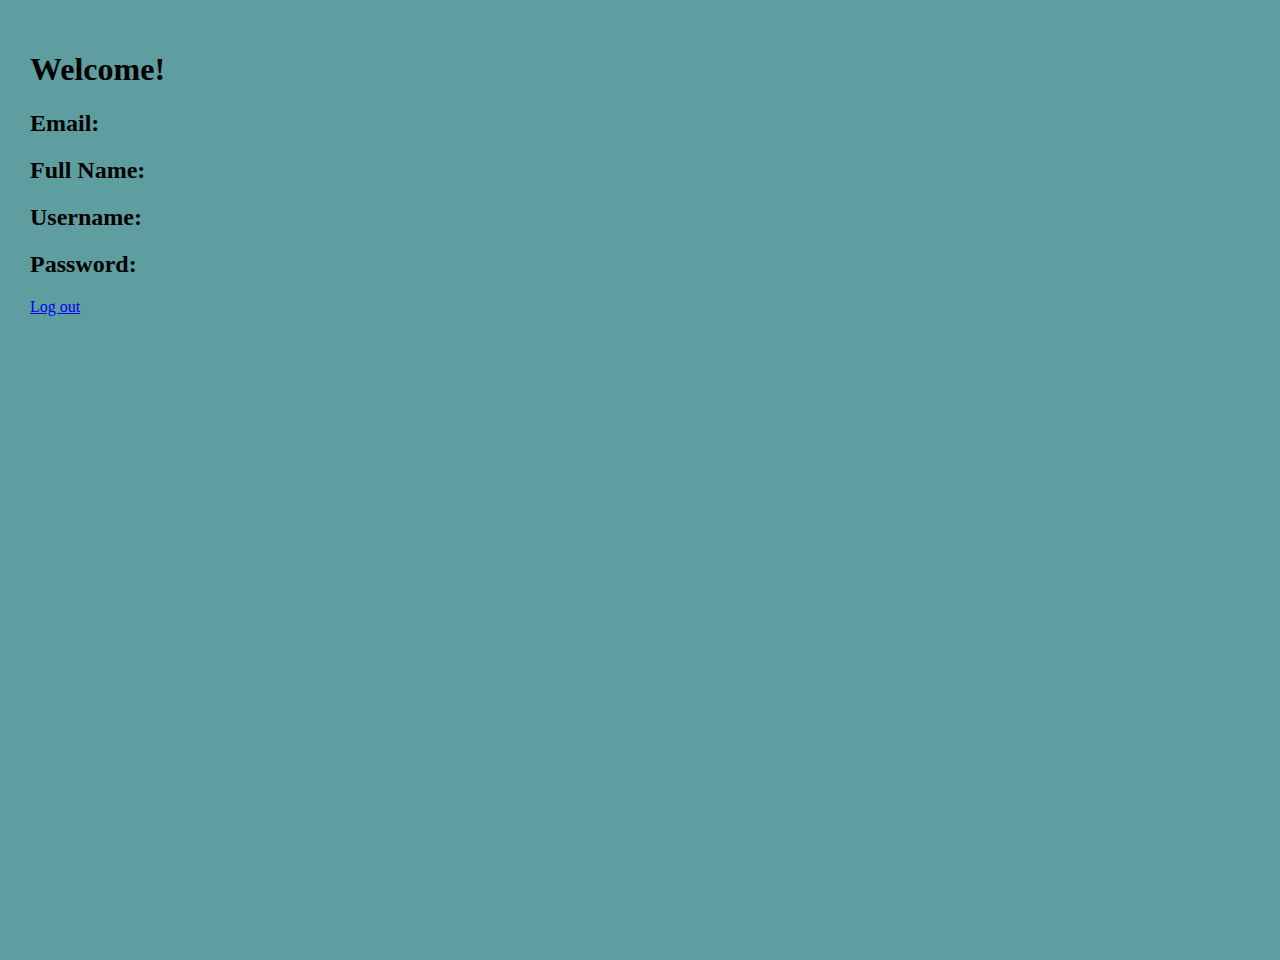
<file: index.html>
<!DOCTYPE html>
<html lang="en">
<head>
    <meta charset="UTF-8">
    <meta http-equiv="X-UA-Compatible" content="IE=edge">
    <meta name="viewport" content="width=device-width, initial-scale=1.0">
    <title>Profile</title>
    <link rel="shortcut icon" type="image/png" href="img/favicon.png">
    <link rel="stylesheet" href="data.css">
</head>
<body>
    <h1>
        Welcome!
    </h1>
    <h2>
        Email: <span id="result-email" />
    </h2>
    <h2>
        Full Name: <span id="result-fn" />
    </h2>
    <h2>
        Username: <span id="result-user" />
    </h2>
    <h2>
        Password: <span id="result-pw" />
    </h2>

    <div class="log out">
        <p>
            <a href="login.html">Log out</a>
        </p>
    </div>
  

    <script src="validation.js">
    
    </script>
</body>
</html>
</file>
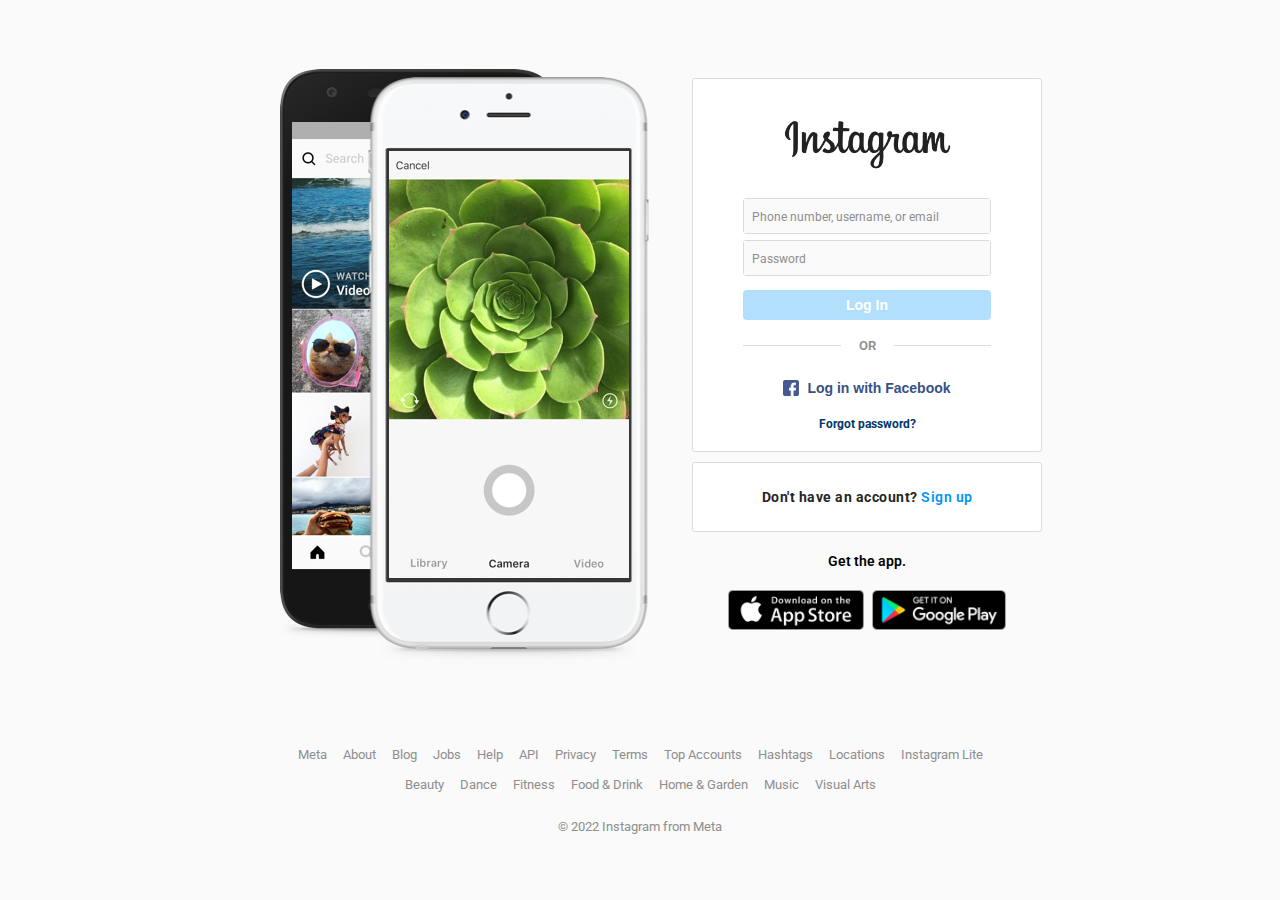
<file: login.html>
<!DOCTYPE html>
<html lang="en">
<head>
    <meta charset="UTF-8">
    <meta http-equiv="X-UA-Compatible" content="IE=edge">
    <meta name="viewport" content="width=device-width, initial-scale=1.0">
    <title>Instagram</title>
    <!--Favicon-->
    <link rel="shortcut icon" type="image/png" href="img/favicon.png">
    <!--Font-->
    <link rel="preconnect" href="https://fonts.googleapis.com">
    <link href="https://fonts.googleapis.com/css2?family=Roboto:wght@100&display=swap" rel="stylesheet">
    <link rel="stylesheet" href="style.css">
</head>
<body>

    <div class="container">
        <div class="main-container">
            <div class="main-content">
                <div class="slide-container" style="background-image: url(./img/phone-frame.png);">
                    <div class="slide-content" id="slide-content">
                        <img src="./img/slide (1).jpg" alt="slide image" class="active">
                        <img src="./img/slide (2).jpg" alt="slide image">
                        <img src="./img/slide (3).jpg" alt="slide image">
                        <img src="./img/slide (4).jpg" alt="slide image">
                        <img src="./img/slide (5).jpg" alt="slide image">
                    </div>
                </div>                
                <div class="form-container">
                    <div class="form-content box">
                        <div class="logo">
                            <img src="./img/logo-light.png" alt="Instagram logo" class="logo-light">
                        </div>
                        <div class="signin-form" id="signin-form">
                            <form action="index.html">
                            <div class="form-group">
                                <div class="animate-input">
                                    <span>
                                        Phone number, username, or email
                                    </span>
                                    <input type="text" id="info" name="info">
                                </div>
                            </div>
                            <div class="form-group">
                                <div class="animate-input">
                                    <span>
                                        Password
                                    </span>
                                    <input type="password" id="password" name="password">
                                    <button>Show</button>
                                </div>
                            </div>
                            <div class="btn-group">
                                <button class="btn-login" onClick="login();" id="signin-btn" disabled>
                                    Log In
                                </button>
                            </div>
                            <div class="divine">
                                <div></div>
                                <div>OR</div>
                                <div></div>
                            </div>
                            <div class="btn-group">
                                <button class="btn-fb">
                                    <img src="./img/facebook-icon.png" alt="">
                                    <span>Log in with Facebook</span>
                                </button>
                            </div>
                            <a href="#" class="forgot-pw">Forgot password?</a>
                            </form>
                        </div>
                    </div>
                    <div class="box goto">
                        <p>
                            Don't have an account?
                            <a href="signup.html">Sign up</a>
                        </p>
                    </div>

                    <div class="app-download">
                        <p>Get the app.</p>
                        <div class="store-link">
                            <a href="https://itunes.apple.com/app/instagram/id389801252?pt=428156&ct=igweb.loginPage.badge&mt=8&vt=lo">
                                <img src="./img/app-store.png" alt="app store">
                            </a>
                            <a href="https://play.google.com/store/apps/details?id=com.instagram.android&referrer=utm_source%3Dinstagramweb%26utm_campaign%3DloginPage%26ig_mid%3D93117DFF-F160-477D-9071-6FB136B357FE%26utm_content%3Dlo%26utm_medium%3Dbadge">
                                <img src="./img/gg-play.png" alt="google play">
                            </a>
                        </div>
                    </div>
                </div>
            </div>
        </div>
    <div class="footer">
        <div class="links">
            <a href="https://about.facebook.com/meta">Meta</a>
            <a href="https://about.instagram.com/">About</a>
            <a href="https://about.instagram.com/blog/">Blog</a>
            <a href="https://www.instagram.com/about/jobs/">Jobs</a>
            <a href="https://help.instagram.com/">Help</a>
            <a href="https://developers.facebook.com/docs/instagram">API</a>
            <a href="https://www.instagram.com/legal/privacy/">Privacy</a>
            <a href="https://www.instagram.com/legal/terms/">Terms</a>
            <a href="https://www.instagram.com/directory/profiles/">Top Accounts</a>
            <a href="https://www.instagram.com/directory/hashtags/">Hashtags</a>
            <a href="https://www.instagram.com/explore/locations/">Locations</a>
            <a href="https://www.instagram.com/web/lite/">Instagram Lite</a>
        </div>
        <div class="links">
            <a href="https://www.instagram.com/topics/beauty/">Beauty</a>
            <a href="https://www.instagram.com/topics/dance-and-performance/">Dance</a>
            <a href="https://www.instagram.com/topics/fitness/">Fitness</a>
            <a href="https://www.instagram.com/topics/food-and-drink/">Food & Drink</a>
            <a href="https://www.instagram.com/topics/home-and-garden/">Home & Garden</a>
            <a href="https://www.instagram.com/topics/music/">Music</a>
            <a href="https://www.instagram.com/topics/visual-arts/">Visual Arts</a>
        </div>

        <div class="copyright">
            © 2022 Instagram from Meta
        </div>
    </div>
</div>

    <!-- link to JS -->
    <script src="./validation.js"></script>

</body>

</html>
</file>
<file: data.css>
body{
    width: 100%;
    height: 100vh;
    margin: 0;
    overflow: hidden;
    background-color: cadetblue;
    padding: 30px;
}
form{
    margin: 200px auto 0 auto;
    display: flex;
    flex-direction: column;
}

input{
    width: 200px;
    margin: 10px auto;
    height: 30px;
    padding: 0 10px;
    border-radius: 4px;
}

.a {
    width: 100%;
    border: 1px solid transparent;
    outline: 0;
    background-color: var(--btn-bg);
    color: var(--btn-color);
    cursor: pointer;
    font-weight: 600;
    font-size: 14px;
    line-height: 18px;
    padding: 5px 9px;
    border-radius: 4px;
    text-decoration: none;
}
</file>
<file: style.css>
:root {
    --body-bg: #fafafa;
    --box-bg: #fff;
    --box-border-color: #dbdbdb;
    --txt-color: #262626;
    --txt-second-color: #8e8e8e;
    --btn-bg: #0095f6;
    --btn-color: #fff;
    --fb-color: #385185;
    --a-color: #00376b;
}

.dark {
    --body-bg: #151515;
    --box-bg: #151515;
    --box-border-color: #262626;
    --txt-color: #d2d2d2;
}

* {
    padding: 0;
    margin: 0;
    box-sizing: border-box;
}

body {
    font-family: "Roboto", sans-serif;
    background-color: var(--body-bg);
    color: var(--txt-color);
}

.container {
    height: 100vh;
    display: flex;
    flex-direction: column;
}

.main-container {
    display: flex;
    flex-grow: 1;
}

.main-content {
    margin: 32px auto;
    display: flex;
    align-items: center;
    justify-content: center;
    max-width: 935px;
    flex-grow: 1;
}

.slide-container {
    height: 618px;
    flex-basis: 454px;
}

.slide-content {
    margin: 99px 0 0 151px;
    position: relative;
}

.slide-content img {
    position: absolute;
    inset: 0;
    opacity: 0;
    visibility: hidden;
    transition: all 0.5s ease-in-out;
}

.slide-content img.active {
    opacity: 1;
    visibility: visible;
}

.form-container {
    flex-grow: 1;
    max-width: 350px;
    display: flex;
    flex-direction: column;
    justify-content: center;
}

.box {
    border: 1px solid var(--box-border-color);
    background-color: var(--box-bg);
    border-radius: 3px;
}

.form-content {
    margin-bottom: 10px;
    padding: 10px;
}

.form-content .logo {
    text-align: center;
    height: 51px;
    width: 175px;
    margin: 22px auto 12px;
}

.form-content .logo img {
    max-width: 100%;
}

.logo-dark {
    display: none;
}

.dark .logo-dark {
    display: block;
}

.dark .logo-light {
    display: none;
}

.signin-form {
    padding-top: 24px;
    margin-bottom: 10px;
}

.form-group {
    margin: 0 40px 6px;
}

.animate-input {
    height: 36px;
    border: 1px solid var(--box-border-color);
    border-radius: 3px;
    position: relative;
}

.animate-input span {
    position: absolute;
    left: 8px;
    height: 100%;
    font-size: 12px;
    line-height: 36px;
    color: var(--txt-second-color);
    transform-origin: left;
    transition: transform 0.1s ease-in-out;
    pointer-events: none;
}

.animate-input input {
    width: 100%;
    height: 100%;
    padding: 9px 8px 7px;
    border: 0;
    outline: 0;
    background-color: #fafafa;
    color: var(--txt-color);
}

.animate-input.active span {
    transform: scale(0.83333) translateY(-10px);
}

.animate-input.active input {
    padding: 14px 0 2px 8px;
}

.animate-input button {
    color: var(--txt-color);
    border: 0;
    outline: 0;
    display: inline;
    font-weight: 600;
    font-size: 14px;
    background-color: transparent;
    position: absolute;
    right: 8px;
    top: 50%;
    transform: translateY(-50%);
    cursor: pointer;
    display: none;
}

.animate-input.active button {
    display: inline;
}

.btn-group {
    padding: 8px 40px;
}

.btn-login {
    width: 100%;
    border: 1px solid transparent;
    outline: 0;
    background-color: var(--btn-bg);
    color: var(--btn-color);
    cursor: pointer;
    font-weight: 600;
    font-size: 14px;
    line-height: 18px;
    padding: 5px 9px;
    border-radius: 4px;
}


button:disabled {
    background-color: rgba(0, 149, 246, 0.3);
}

.btn-log{
    width: 100%;
    border: 1px solid transparent;
    outline: 0;
    background-color: var(--btn-bg);
    color: var(--btn-color);
    cursor: pointer;
    font-weight: 600;
    font-size: 14px;
    line-height: 18px;
    padding: 5px 9px;
    border-radius: 4px;
}
.su-fb-icon{
    display: inline-block;
    margin-right: 8px;
    position: relative;
    background-position-x: -414px;
    background-position-y: -300px;
    height: 16px;
    width: 16px;
    top: 2px;
    right: 170px;
}

.divine {
    padding: 10px 40px 18px;
    display: flex;
}

.divine div:nth-child(2) {
    font-size: 13px;
    font-weight: 600;
    line-height: 15px;
    margin: 0 18px;
    color: var(--txt-second-color);
}

.divine div:nth-child(1),
.divine div:nth-child(3) {
    flex-grow: 1;
    height: 1px;
    background-color: var(--box-border-color);
    position: relative;
    top: 0.45em;
}

.btn-fb {
    border: 0;
    outline: 0;
    background-color: transparent;
    display: flex;
    align-items: center;
    justify-content: center;
    width: 100%;
    cursor: pointer;
}

.btn-fb img {
    width: 16px;
    height: 16px;
    margin-right: 8px;
}

.btn-fb span {
    color: var(--fb-color);
    font-size: 14px;
    font-weight: 600;
    line-height: 18px;
}

.forgot-pw {
    display: block;
    font-size: 12px;
    font-weight: bold;
    line-height: 14px;
    margin-top: 12px;
    text-align: center;
    color: var(--a-color);
    text-decoration: none;
}

.goto {
    padding: 10px;
    margin-bottom: 10px;
}

.goto p {
    font-size: 14px;
    letter-spacing: 0.5px;
    margin: 15px;
    font-weight: bold;
    color: rgba(var(--i1d,38,38,38),1);
    text-align: center;
}

.goto a {
    text-decoration: none;
    color: var(--btn-bg);
    font-size: inherit;
    line-height: 18px;
    font-weight: 600;
}

.app-download {
    display: flex;
    flex-direction: column;
    font-weight: 600;
    color: black;
}

.app-download p {
    font-size: 14px;
    line-height: 18px;
    text-align: center;
    margin: 10px 20px;
}

.store-link {
    display: flex;
    align-items: center;
    justify-content: center;
    padding: 10px;
}

.store-link a img {
    height: 40px;
}

.store-link a:nth-child(1) {
    margin-right: 8px;
}

.footer {
    padding-bottom: 52px;
    padding-top: 24px;
}

.links {
    display: flex;
    align-items: center;
    justify-content: center;
    flex-wrap: wrap;
}

.links a {
    text-decoration: none;
    color: var(--txt-second-color);
    font-size: 13px;
    line-height: 18px;
    margin: 0 8px 12px 8px;
}

.copyright {
    padding: 12px 0;
    color: var(--txt-second-color);
    font-size: 13px;
    line-height: 18px;
    text-align: center;
}

.signup-message{
    color: #8e8e8e;
    font-size: 16px;
    font-weight: bolder;
    line-height: 20px;
    margin: 0 40px 10px;
    text-align: center;
}

.policy-message{
    color: #8e8e8e;
    font-size: 12px;
    font-weight: bold;
    line-height: 16px;
    margin: 10px 40px;
    text-align: center;
}

.policy-message a{
    text-decoration: none;
    color: #8e8e8e;
    font-size: 13px;
    font-weight: 700;
}

/* responsive */

@media only screen and (max-width: 800px) {
    .slide-container {
        display: none;
    }
}

@media only screen and (max-width: 500px) {
    .main-content {
        margin-top: 0;
    }

    .box {
        border: 0;
        background-color: transparent;
    }
}
</file>
